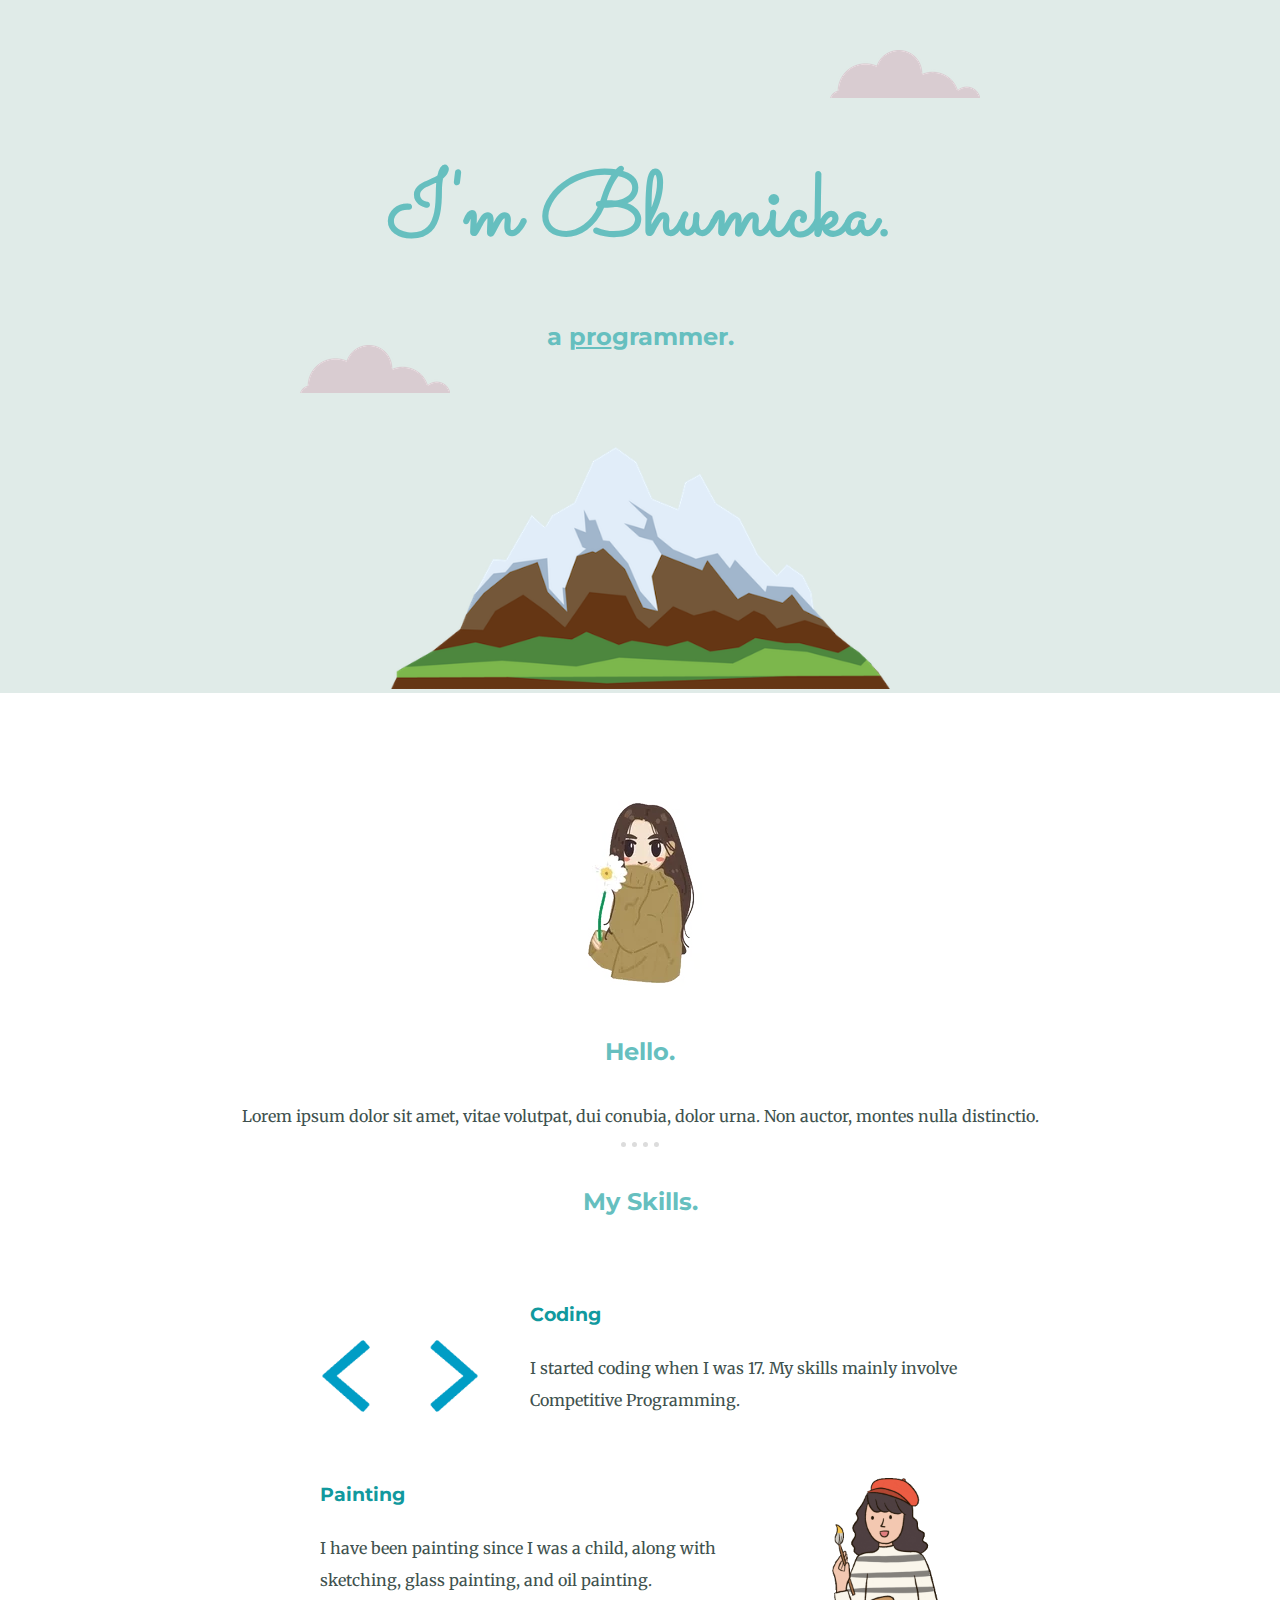
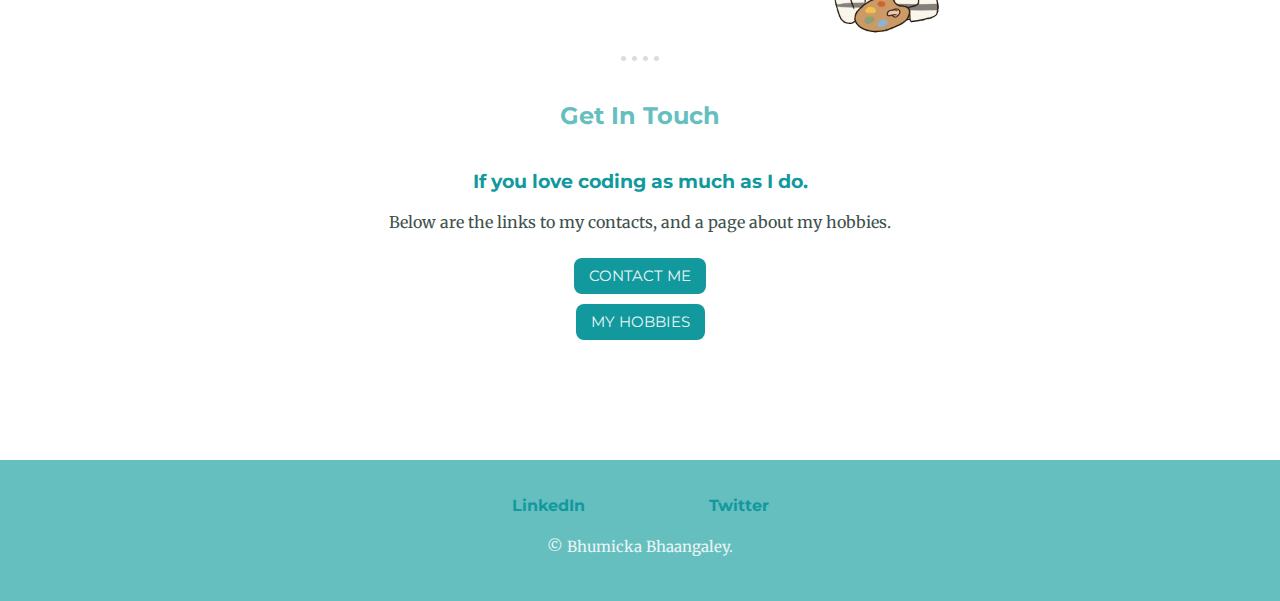
<file: index.html>
<!DOCTYPE html>
<html lang="en" dir="ltr">

<head>
  <meta charset="utf-8">
  <title>Bhumicka</title>
  <link rel="stylesheet" href="styles.css">
  <link rel="icon" href="favicon.ico">
  <link rel="preconnect" href="https://fonts.googleapis.com">
  <link rel="preconnect" href="https://fonts.gstatic.com" crossorigin>
  <link href="https://fonts.googleapis.com/css2?family=Merriweather&family=Montserrat&family=Sacramento&display=swap" rel="stylesheet">
</head>

<body>
  <div class="top-container">
    <img class="top-cloud" src="cloud.png" alt="cloud-img">
    <h1>I'm Bhumicka.</h1>
    <h2><b>a <span class="pro">pro</span>grammer.</b></h2>
    <img class="bottom-cloud" src="cloud.png" alt="cloud-img">
    <img style="width: 500px;"src="mountain.png" alt="mountain-img">
  </div>

  <div class="middle-container">

    <div class="profile">
      <img src="profile.webp" alt="profile-img">
      <h2><b>Hello.</b></h2>
      <p>Lorem ipsum dolor sit amet, vitae volutpat, dui conubia, dolor urna. Non auctor, montes nulla distinctio.</p>
    </div>

    <hr>

    <div class="skills">
      <h2><b>My Skills.</b></h2>

      <div class="skill-row">
        <img class="coding-img" src="coding.gif" alt="coding-img">
        <h3>Coding</h3>
        <p>I started coding when I was 17. My skills mainly involve Competitive Programming.</p>
      </div>

      <div class="skill-row">
        <img class="painting-img" src="painting.gif" alt="painting-img">
        <h3>Painting</h3>
        <p>I have been painting since I was a child, along with sketching, glass painting, and oil painting.</p>
      </div>

    </div>

    <hr>
    <div class="contact-me">
      <h2><b>Get In Touch</b></h2>
      <h3>If you love coding as much as I do.</h3>
      <p>Below are the links to my contacts, and a page about my hobbies.</p>
      <a class="contact"href="contact.html">CONTACT ME</a> 
      <br>
      <a class="hobbies" href="hobbies.html">MY HOBBIES</a>
    </div>
  </div>


  <footer>
    <a class="footer-link" href="https://www.linkedin.com/in/bhumicka-bhaangaley-949a29223/">LinkedIn</a>
    <a class="footer-link" href="https://twitter.com/BhumickaB">Twitter</a>
    <p style="color:#EAF6F6; font-size: 15px;">© Bhumicka Bhaangaley.</p>
  </footer>


</body>

</html>
</file>
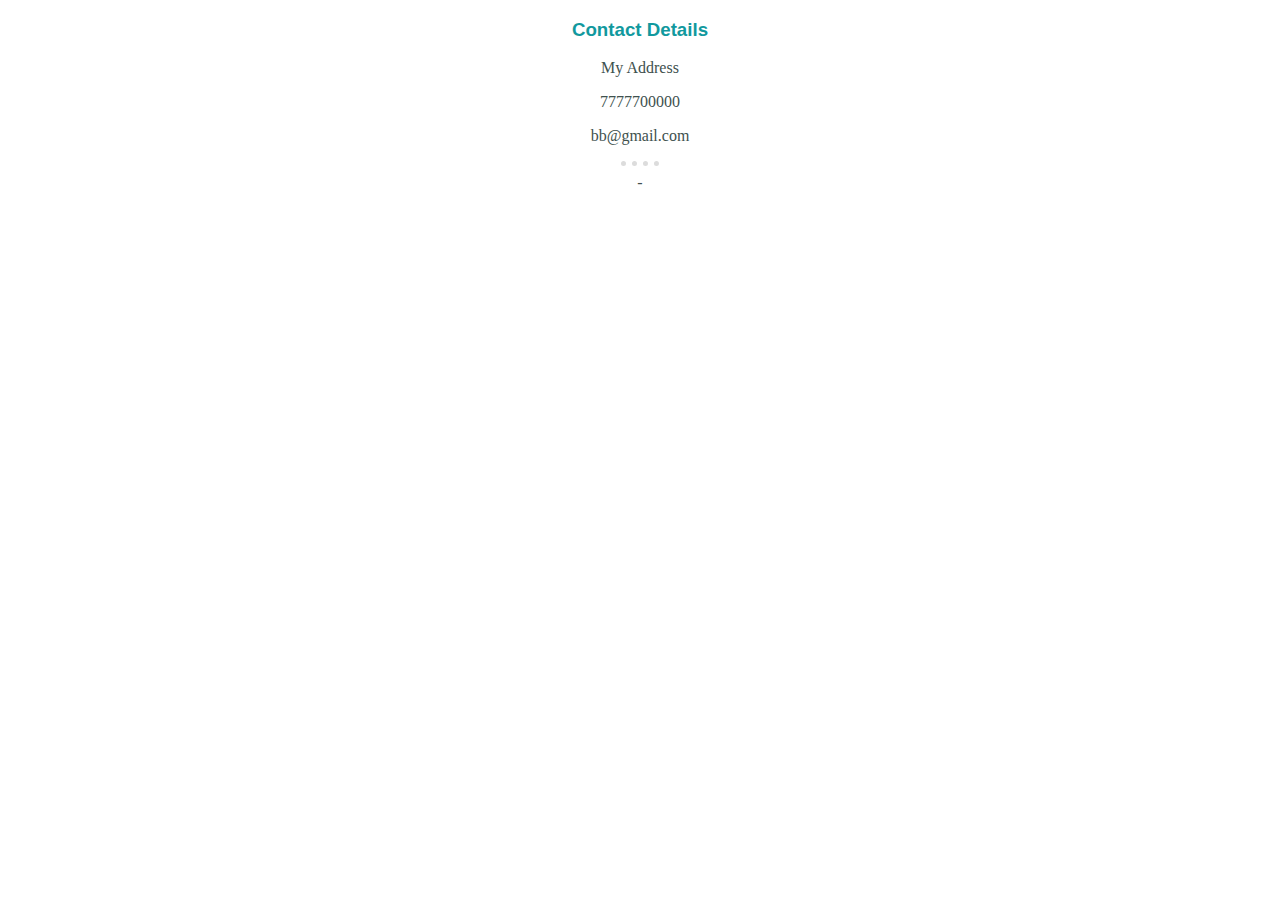
<file: contact.html>
<!DOCTYPE html>
<html lang="en" dir="ltr">
  <head>
    <meta charset="utf-8">
    <title>Contact</title>
    <link rel="stylesheet" href="styles.css">
  </head>
  <body>
    <h3>Contact Details</h3>
    <p>My Address</p>
    <p>7777700000</p>
    <p>bb@gmail.com</p>
    <hr>
    <!--<form action="mailto:bhumickabhaangaley@gmail.com" method="post" enctype="text/plain">
      <label>Your Name:</label>
      <input type="text" name="yourName" value=""><br>
      <label>Email:</label>
      <input type="email" name="yourEmail" value=""><br>
      <label>Your Message:</label><br>
      <textarea name="yourMessage" rows="10" cols="30"></textarea><br>
      <input type="submit" name="">
    </form> -->

  </body>
</html>
-
</file>
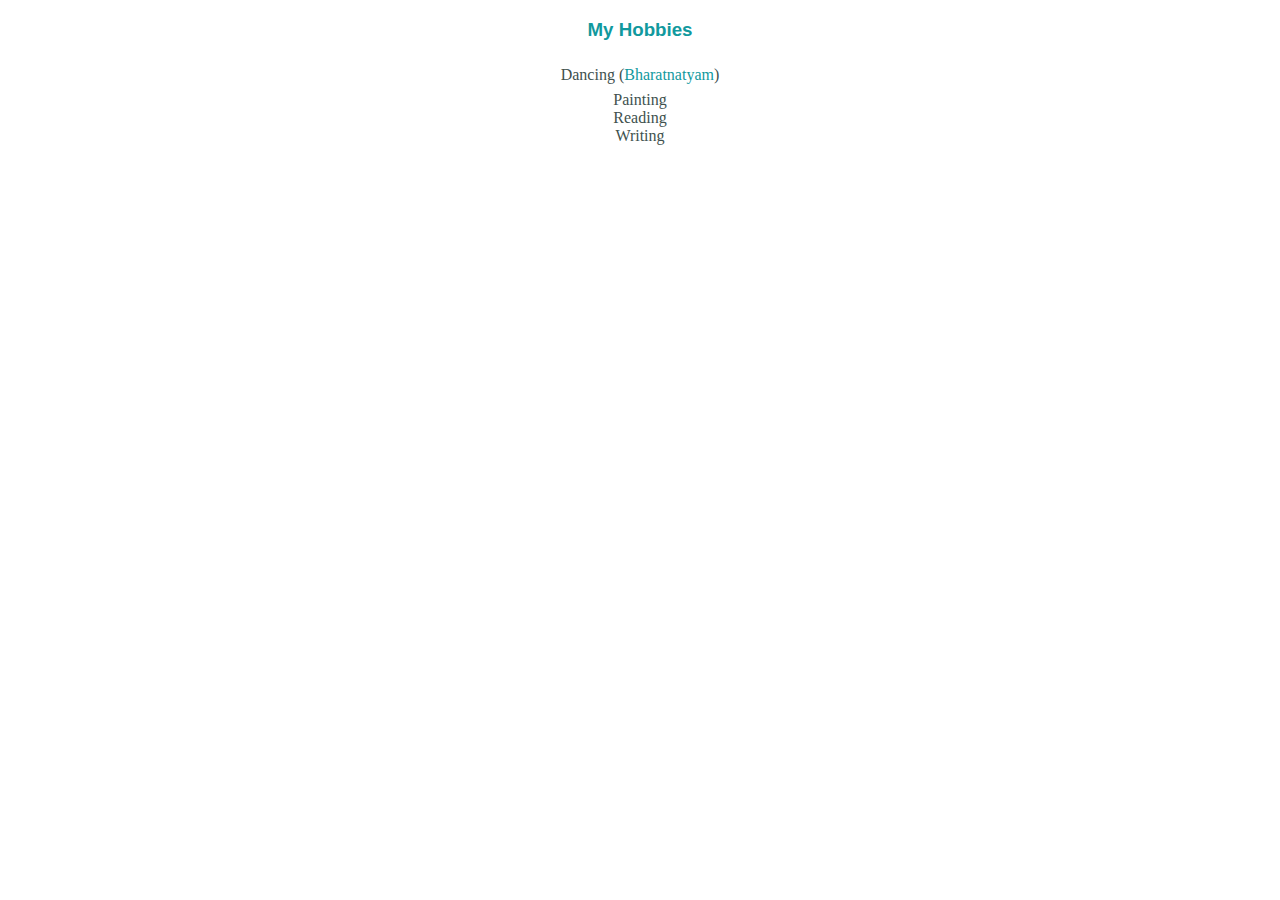
<file: hobbies.html>
<!DOCTYPE html>
<html lang="en" dir="ltr">
  <head>
    <meta charset="utf-8">
    <title>Hobbies</title>
    <link rel="stylesheet" href="styles.css">
  </head>
  <body>
    <h3>My Hobbies</h3>

      <li>Dancing (<a href="https://en.wikipedia.org/wiki/Bharatanatyam">Bharatnatyam</a>)</li>
      <li>Painting</li>
      <li>Reading</li>
      <li>Writing</li>

  </body>
</html>
</file>
<file: styles.css>
.top-container {
  background-color: #e0ebe8;
  padding-top: 100px;
  position: relative;
}
.middle-container {
  margin: 100px 0;
}
footer {
background-color: #66BFBF;
padding-bottom: 30px;
padding-top: 30px;
}

h1 {
  margin:  50px auto 0 auto;
  font-size: 90px;
  font-family: 'Sacramento', cursive;
  color: #66BFBF;
}
h2 {
  color: #66BFBF;
  font-family: 'Montserrat', sans-serif;
  font-weight: normal;
  padding: 20px;
}
h3 {
  font-family: 'Montserrat', sans-serif;
  color: #11999E;
}

a {
  color: #11999E;
  text-decoration: none;
  line-height: 2;
}

body {
  margin: 0;
  text-align: center;
  font-family: 'Merriweather', serif;
  color: #40514E;
}

hr {
  border-style: dotted none none none;
  border-width: 5px;
  border-color: gainsboro;
  width: 3%;
}

.contact {
  color: #EAF6F6;
  background-color:#11999E;
  padding: 3px 15px;
  display: inline-block;
  margin-top: 10px;
  font-family: 'Montserrat', sans-serif;
  font-weight: normal;
  font-size: 15px;
  border-radius: 8px;
}

.hobbies {
  color: #EAF6F6;
  background-color:#11999E;
  padding: 3px 15px;
  display: inline-block;
  margin-top: 10px;
  margin-bottom: 20px;
  font-family: 'Montserrat', sans-serif;
  font-weight: normal;
  font-size: 15px;
  border-radius: 8px;
}

.pro {
  text-decoration: underline;
}

.bottom-cloud {
  position: absolute;
  left: 300px;
  bottom: 300px;
}

.skill-row {
  width: 50%;
  margin: 60px auto 60px auto;
  text-align: left;
  line-height: 2;
}

.coding-img {
  width: 25%;
  float: left;
  margin-right: 50px;
}

.painting-img {
  width: 25%;
  float:right;
  margin-left: 30px;
}

.top-cloud {
  position: absolute;
  top: 50px;
  right:300px;
}

.footer-link {
  margin: 30px;
  padding: 30px;
  font-family: 'Montserrat', sans-serif;
  font-weight: bold;
}
</file>
